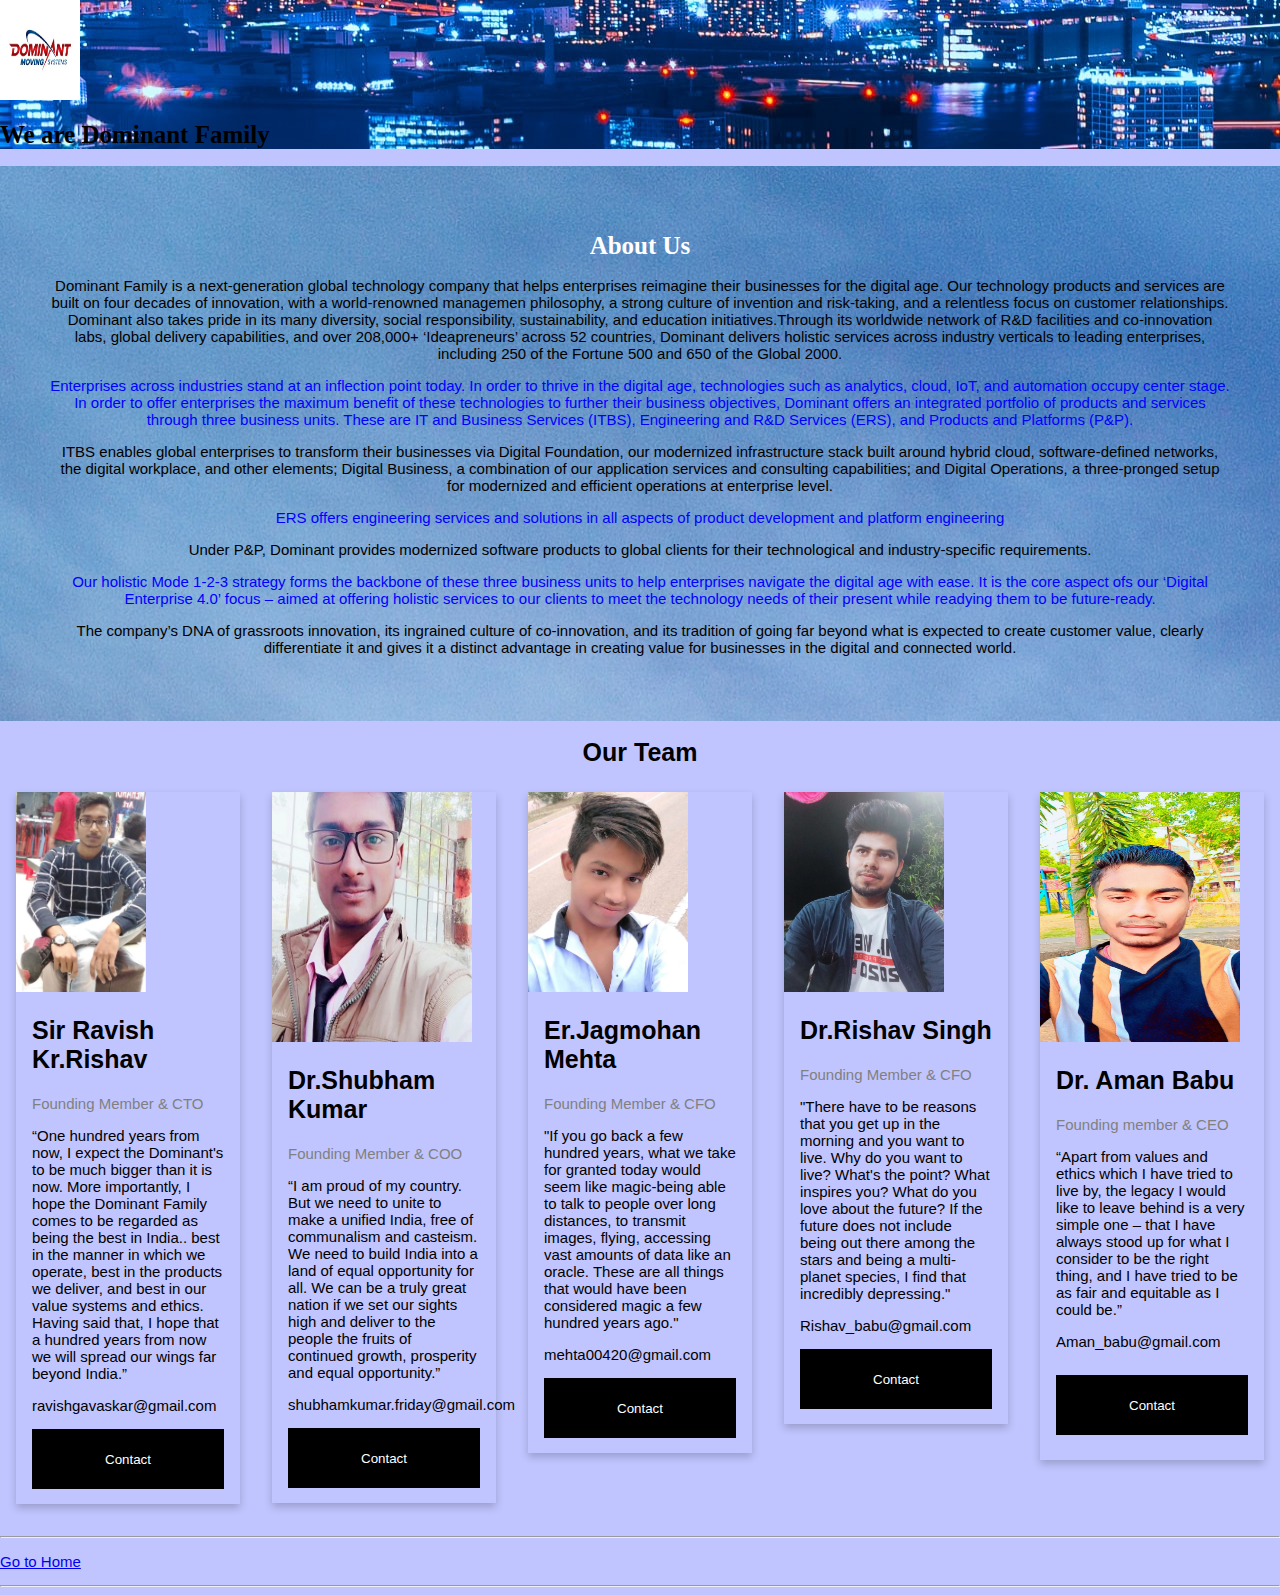
<file: about.html>
<!DOCTYPE html>
<html>
<head>
<meta name="viewport" content="width=device-width, initial-scale=1">
<style>
    h1 {
  font-size: 25px;
}
h2 {
  font-size: 25px;
}
p {
  font-size: 15px;
}

    .p1{
        font-family: cursive;
    }
body {
  font-family: Arial, Helvetica, sans-serif;
  margin: 0;
}

html {
  box-sizing: border-box;
}

*, *:before, *:after {
  box-sizing: inherit;
}

.column {
  float: left;
  width: 20%;
  margin-bottom: 16px;
  padding: 0 8px;
}

.card {
  box-shadow: 0 4px 8px 0 rgba(0, 0, 0, 0.2);
  margin: 8px;
}

.about-section {
  padding: 50px;
  text-align: center;
  background-color: #474e5d;
  color: white;
}

.container {
  padding: 0 16px;
}

.container::after, .row::after {
  content: "";
  clear: both;
  display: table;
}

.title {
  color: grey;
}

.button {
  border: blue;
  outline: 0;
  display: inline-block;
  padding: 8px;
  color: white;
  background-color: rgb(0, 0, 0);
  text-align: center;
  cursor: pointer;
  width: 100%;
  height: 60px;
}

.button:hover {
  background-color: rgb(85, 85, 85);
}

@media screen and (max-width: 500px) {
  .column {
    width: 100%;
    display: block;
  }
}
</style>
</head>
<body style="background-color:rgb(192, 197, 255);">
    <div style="background-image: url('bg3.jpg');">
        <img src="DominantLogo.jpg" height="100" width="80">
        <h1 class="p1" style="color: black;">We are Dominant Family</h1>
    
    </div>
           
    
<div class="about-section" style="background-image: url('bg4.jpg');">
  <h1 class="p1" font color  = "black">About Us</h1>
  <p style="color:black;">Dominant Family is a next-generation global technology company that helps enterprises reimagine their businesses for the digital age.
      Our technology products and services are built on four decades of innovation, with a world-renowned managemen philosophy, 
      a strong culture of invention and risk-taking, and a relentless focus on customer relationships. Dominant also takes pride in
       its many diversity, social responsibility, sustainability, and education initiatives.Through its worldwide network of R&D facilities
        and co-innovation labs, global delivery capabilities, and over 208,000+ ‘Ideapreneurs’ across 52 countries, Dominant delivers holistic
         services across industry verticals to leading enterprises, including 250 of the Fortune 500 and 650 of the Global 2000.

    </p>
  <p style="color:blue;">Enterprises across industries stand at an inflection point today. In order to thrive in the digital age, technologies such as 
      analytics, cloud, IoT, and automation occupy center stage. In order to offer enterprises the maximum benefit of these technologies
       to further their business objectives, Dominant offers an integrated portfolio of products and services through three business units. 
       These are IT and Business Services (ITBS), Engineering and R&D Services (ERS), and Products and Platforms (P&P).
    </p>

       <p style="color:black;">ITBS enables global enterprises to transform their businesses via Digital Foundation, our modernized infrastructure stack 
           built around hybrid cloud, software-defined networks, the digital workplace, and other elements; Digital Business, a combination 
           of our application services and consulting capabilities; and Digital Operations, a three-pronged setup for modernized and efficient 
           operations at enterprise level.

    </p>
    <p style="color:blue;">ERS offers engineering services and solutions in all aspects of product development and platform engineering

    </p>

    <p style="color:black">Under P&P, Dominant provides modernized software products to global clients for their technological and industry-specific requirements.

    </p>
    <p style="color:blue;">Our holistic Mode 1-2-3 strategy forms the backbone of these three business units to help enterprises navigate the digital age
         with ease. It is the core aspect ofs our ‘Digital Enterprise 4.0’ focus – aimed at offering holistic services to our clients 
         to meet the technology needs of their present while readying them to be future-ready.
        </p>
        <p style="color:black;">The company’s DNA of grassroots innovation, its ingrained culture of co-innovation, and its tradition of going far beyond 
            what is expected to create customer value, clearly differentiate it and gives it a distinct advantage in creating value
             for businesses in the digital and connected world.

        </p>
</div>

<h1 style="text-align:center">Our Team</h1>
<div class="row">
  <div class="column">
    <div class="card">
      <img src="Ravish.jpeg" alt="Ravish" height="200">
      <div class="container">
        <h2>Sir Ravish Kr.Rishav</h2>
        <p class="title">Founding Member & CTO</p>
        <p>“One hundred years from now, I expect the Dominant's to be much bigger
             than it is now. More importantly, I hope the Dominant Family comes to be regarded 
             as being the best in India.. best in the manner in which we operate, best 
             in the products we deliver, and best in our value systems and ethics. 
             Having said that, I hope that a hundred years from now we will spread our wings far beyond India.”
        </p>
        <p>ravishgavaskar@gmail.com</p>
        <p><button class="button">Contact</button></p>
      </div>
    </div>
  </div>

  <div class="column">
    <div class="card">
      <img src="Shubham.jpeg" alt="Shubham" height="250" width="200">
      <div class="container">
        <h2>Dr.Shubham Kumar</h2>
        <p class="title">Founding Member & COO</p>
        <p>“I am proud of my country. But we need to unite to make a unified India, 
            free of communalism and casteism. We need to build India into a land of
             equal opportunity for all. We can be a truly great nation if we set our
              sights high and deliver to the people the fruits of continued growth,
               prosperity and equal opportunity.”
        </p>
        <p>shubhamkumar.friday@gmail.com</p>
        <p><button class="button">Contact</button></p>
      </div>
    </div>
  </div>
  <div class="column">
    <div class="card">
      <img src="Jagmohan.jpg" alt="Jagmohan" height="200" >
      <div class="container">
        <h2>Er.Jagmohan Mehta</h2>
        <p class="title">Founding Member & CFO</p>
        <p>"If you go back a few hundred years, what we take for granted today would
             seem like magic-being able to talk to people over long distances, to transmit
              images, flying, accessing vast amounts of data like an oracle. These are all 
              things that would have been considered magic a few hundred years ago."
            </p>
        <p>mehta00420@gmail.com</p>
        <p><button class="button">Contact</button></p>
      </div>
    </div>
  </div>
  <div class="column">
    <div class="card">
      <img src="Rishav.jpeg" alt="Rishav" height="200">
      <div class="container">
        <h2>Dr.Rishav Singh</h2>
        <p class="title">Founding Member & CFO</p>
        <p>"There have to be reasons that you get up in the morning and you want to live.
             Why do you want to live? What's the point? What inspires you? What do you love
              about the future? If the future does not include being out there among the
               stars and being a multi-planet species, I find that incredibly depressing."
            </p>
        <p>Rishav_babu@gmail.com</p>
        <p><button class="button">Contact</button></p>
      </div>
    </div>
  </div>
  
  <div class="column">
    <div class="card">
      <img src="Aman.jpg" alt="Aman" height="250" width="200">
      <div class="container">
        <h2>Dr. Aman Babu</h2>
        <p class="title">Founding member & CEO</p>
        <p> “Apart from values and ethics which I have tried to live by, the legacy
             I would like to leave behind is a very simple one – that I have always
              stood up for what I consider to be the right thing, and I have tried 
              to be as fair and equitable as I could be.”

        </p>
        <p>Aman_babu@gmail.com</p>
        <p style="font-size:25px;"><button class="button">Contact</button></p>
      </div>
    </div>
  </div>
</div>
<hr>
<p><a href="index.html" a>Go to Home</a></p>
<hr>
</body>
</html>
</file>
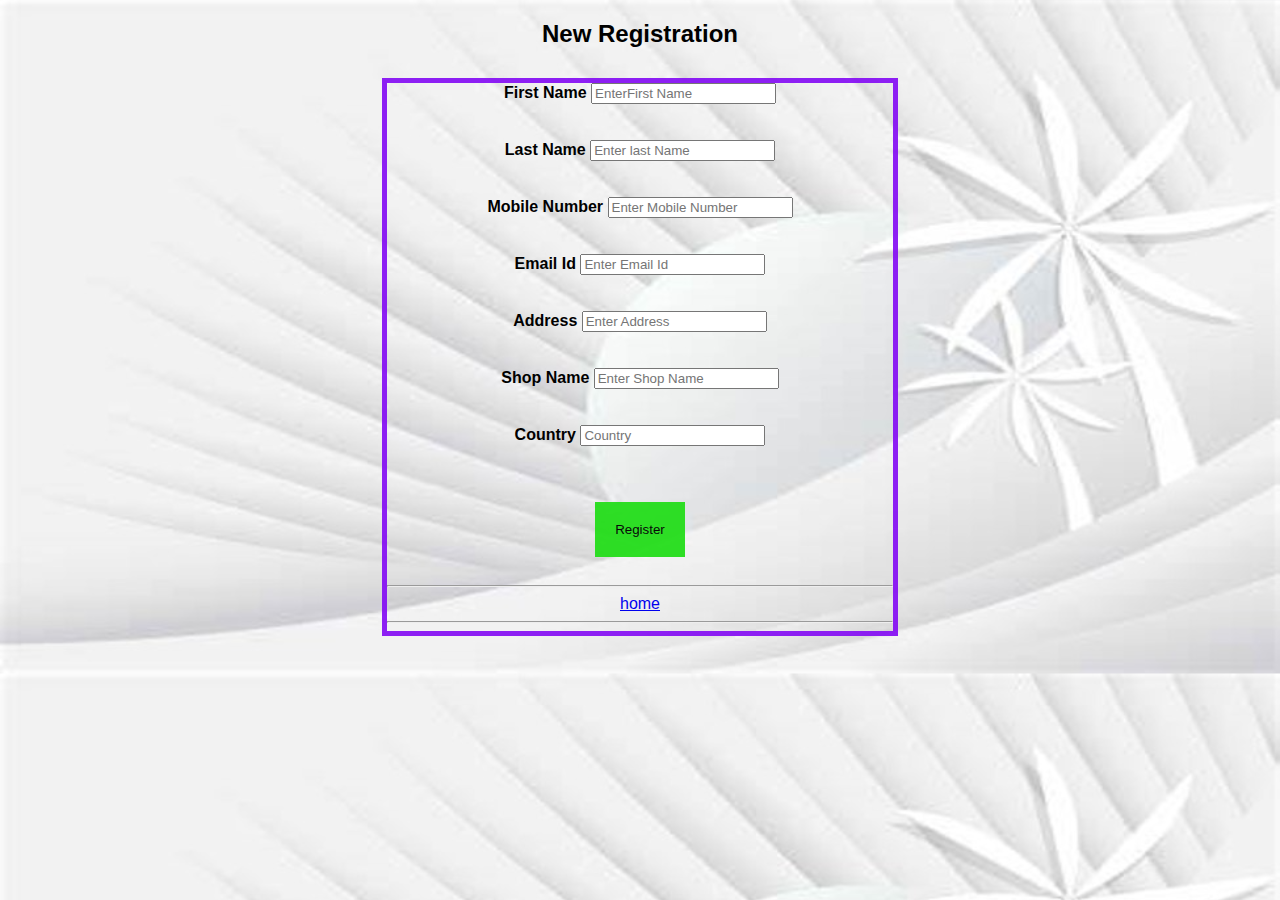
<file: accountcreation.html>
<!DOCTYPE html>

<html lang="en">

<head>

    <meta charset="UTF-8">

    <meta http-equiv="X-UA-Compatible" content="IE=edge">

    <meta name="viewport" content="width=device-width, initial-scale=1.0">

    <title>Document</title>

    <style>

    body{

        font-family:Arial, Arial, Helvetica, sans-serif ;

         background-image:url(bg6.png);

         background-size:cover ;

     }

     form{border: 5px, solid #6939ebec;

   input[type=text];input[type=text];

        width:40%;

       padding :12x 50x;

       margin: 10px;

       display: inline-block;

       border: 5px solid rgba(131, 11, 243, 0.913);

   }

   button{

       background-color:#1edc14ec;

       color:rgb(8, 9, 9);

       padding: 20px 20px;

       margin: 20px 0;

       border: none;

       cursor: pointer;

       width:100;

   }




    </style>

</head>

<body align ="Center">

    <h2>New Registration</h2>

    <form >

        <div class="container"><lable for="Fname"><b>First Name</b></lable>

            <input type ="text" placeholder="EnterFirst Name" name="uname" required>

            <br>

            <br>

            <br>

            <lable ><b>Last Name</b></lable>

            <input type="text" placeholder="Enter last Name" name="lname"required ><br><br><br>

        <label for="mob no"><b>Mobile Number</b></label>

        <input type="mobile number" placeholder="Enter Mobile Number" name="mob no"required><br><br><br>

        <label for="Email "><b>Email Id </b></label>

        <input type="text" placeholder="Enter Email Id" name="psw"required><br><br><br>

        <label for="address"><b>Address</b></label>

        <input type="text" placeholder="Enter Address" name="psw"required><br><br><br>

        <label for="shop"> <b>Shop Name</b></label>

        <input type="text" placeholder="Enter Shop Name " name="psw"required><br><br><br>

        <lable for="country"><b>Country</b> </lable>

        <input type="country" placeholder="Country" name="country" required><br><br><br>

        <button type="submit">Register</button>

    </form>

    <hr>
    <a  href="index.html">home</a>
    <hr>

 

</body>

</html>
</file>
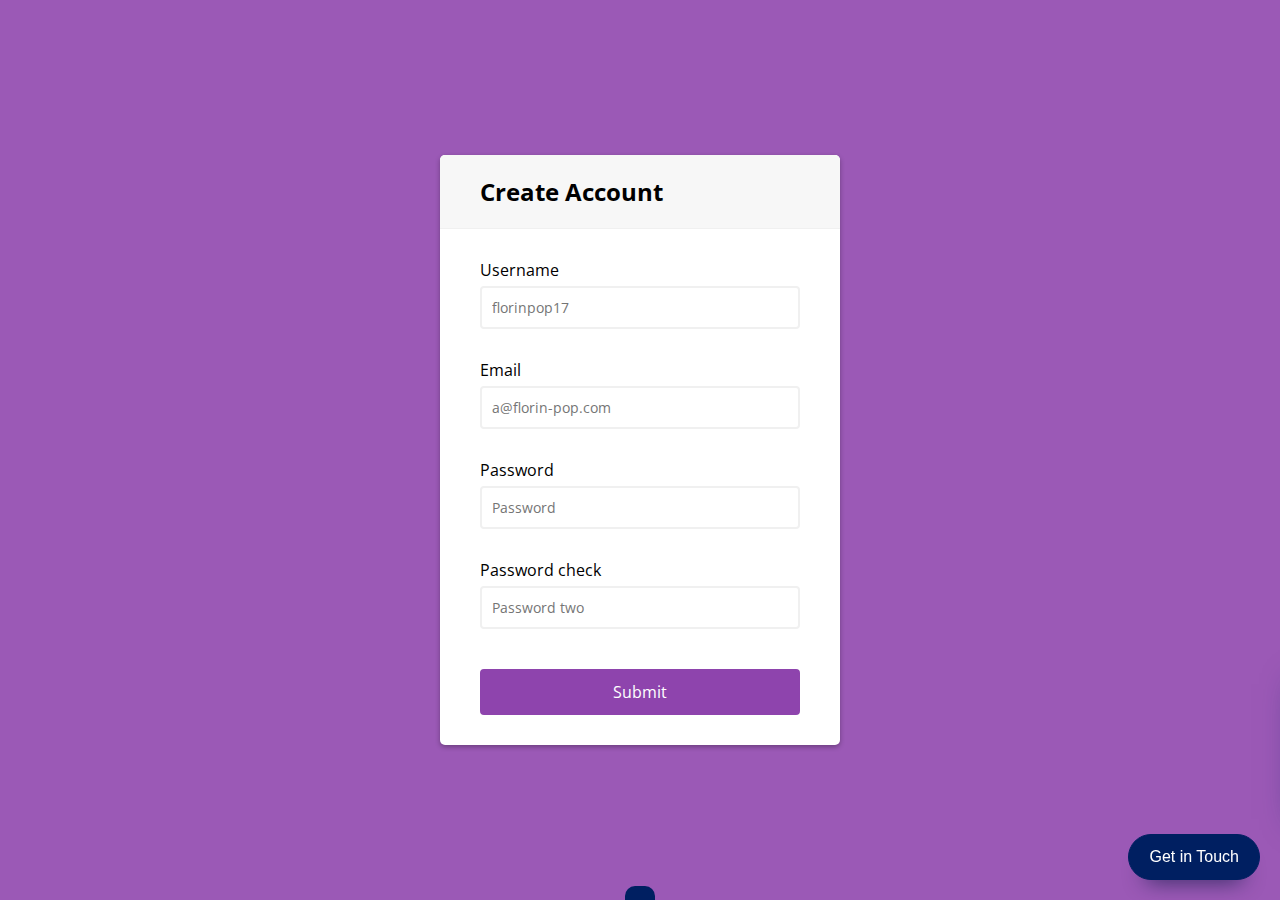
<file: createacco.html>
<!DOCTYPE html>
<html lang="en">
<head>
    <meta charset="UTF-8">
    <meta http-equiv="X-UA-Compatible" content="IE=edge">
    <meta name="viewport" content="width=device-width, initial-scale=1.0">
    <link rel="stylesheet" href="form2.css">
    <title>Document</title>
</head>
<body>
    
    <div class="container">
        <div class="header">
            <h2>Create Account</h2>
        </div>
        <form id="form" class="form">
            <div class="form-control">
                <label for="username">Username</label>
                <input type="text" placeholder="florinpop17" id="username" />
                <i class="fas fa-check-circle"></i>
                <i class="fas fa-exclamation-circle"></i>
                <small>Error message</small>
            </div>
            <div class="form-control">
                <label for="username">Email</label>
                <input type="email" placeholder="a@florin-pop.com" id="email" />
                <i class="fas fa-check-circle"></i>
                <i class="fas fa-exclamation-circle"></i>
                <small>Error message</small>
            </div>
            <div class="form-control">
                <label for="username">Password</label>
                <input type="password" placeholder="Password" id="password"/>
                <i class="fas fa-check-circle"></i>
                <i class="fas fa-exclamation-circle"></i>
                <small>Error message</small>
            </div>
            <div class="form-control">
                <label for="username">Password check</label>
                <input type="password" placeholder="Password two" id="password2"/>
                <i class="fas fa-check-circle"></i>
                <i class="fas fa-exclamation-circle"></i>
                <small>Error message</small>
            </div>
            <button > Submit</button>
        </form>
    </div>
    
    
    <!-- SOCIAL PANEL HTML -->
    <div class="social-panel-container">
        <div class="social-panel">
            <p>Created with <i class="fa fa-heart"></i> by
                <a target="_blank" href="https://florin-pop.com">Florin Pop</a></p>
            <button class="close-btn"><i class="fas fa-times"></i></button>
            <h4>Get in touch on</h4>
            <ul>
                <li>
                    <a href="https://www.patreon.com/florinpop17" target="_blank">
                        <i class="fab fa-discord"></i>
                    </a>
                </li>
                <li>
                    <a href="https://twitter.com/florinpop1705" target="_blank">
                        <i class="fab fa-twitter"></i>
                    </a>
                </li>
                <li>
                    <a href="https://linkedin.com/in/florinpop17" target="_blank">
                        <i class="fab fa-linkedin"></i>
                    </a>
                </li>
                <li>
                    <a href="https://facebook.com/florinpop17" target="_blank">
                        <i class="fab fa-facebook"></i>
                    </a>
                </li>
                <li>
                    <a href="https://instagram.com/florinpop17" target="_blank">
                        <i class="fab fa-instagram"></i>
                    </a>
                </li>
            </ul>
        </div>
    </div>
    <button class="floating-btn">
        Get in Touch
    </button>
    
    <div class="floating-text">
     <a href="https://florin-pop.com/blog/2019/09/100-days-100-projects" target="_blank"></a>
    </div>

    <script src="form2.js"></script>
</body>
</html>
</file>
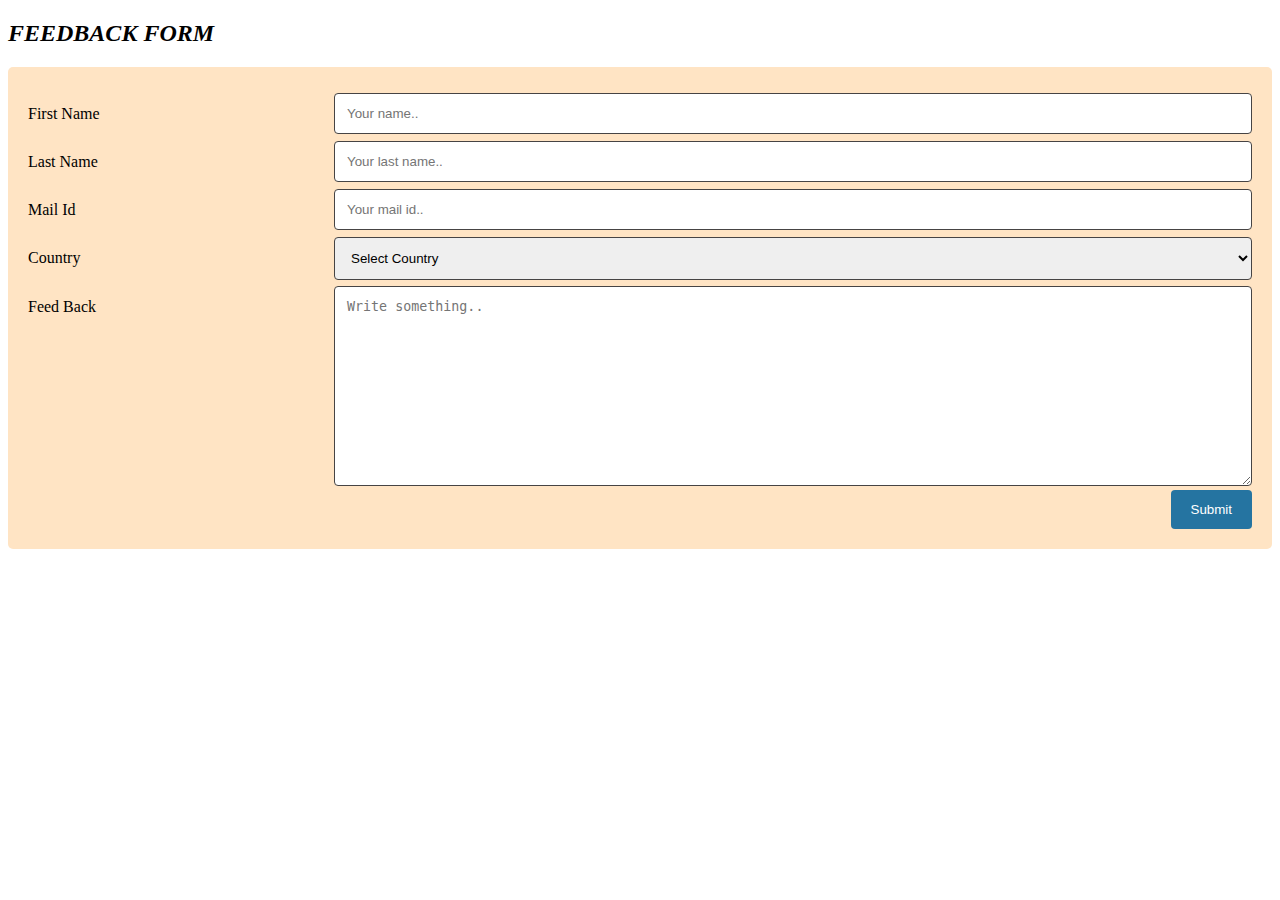
<file: feedback.html>
<!DOCTYPE html>    
<html>    
<head>    
<meta name="viewport" content="width=device-width, initial-scale=1">    
<style>    
* {    
  box-sizing: border-box;    
}    
    
input[type=text], select, textarea {    
  width: 100%;    
  padding: 12px;    
  border: 1px solid rgb(70, 68, 68);    
  border-radius: 4px;    
  resize: vertical;    
}    
input[type=email], select, textarea {    
  width: 100%;    
  padding: 12px;    
  border: 1px solid rgb(70, 68, 68);    
  border-radius: 4px;    
  resize: vertical;    
}    
    
label {    
  padding: 12px 12px 12px 0;    
  display: inline-block;    
}    
    
input[type=submit] {    
  background-color: rgb(37, 116, 161);    
  color: white;    
  padding: 12px 20px;    
  border: none;    
  border-radius: 4px;    
  cursor: pointer;    
  float: right;    
}    
    
input[type=submit]:hover {    
  background-color: #45a049;    
}    
    
.container {    
  border-radius: 5px;    
  background-color: bisque;    
  padding: 20px;    
}    
    
.col-25 {    
  float: left;    
  width: 25%;    
  margin-top: 6px;    
}    
    
.col-75 {    
  float: left;    
  width: 75%;    
  margin-top: 6px;    
}    
    
/* Clear floats after the columns */    
.row:after {    
  content: "";    
  display: table;    
  clear: both;    
}    
    
/* Responsive layout - when the screen is less than 600px wide, make the two columns stack on top of each other instead of next to each other */    
</style>    
</head>    
<body>    
<h2> <i>FEEDBACK FORM</i></h2>    
<div class="container">    
  <form>    
    <div class="row">    
      <div class="col-25">    
        <label for="fname">First Name</label>    
      </div>    
      <div class="col-75">    
        <input type="text" id="fname" name="firstname" placeholder="Your name..">    
      </div>    
    </div>    
    <div class="row">    
      <div class="col-25">    
        <label for="lname">Last Name</label>    
      </div>    
      <div class="col-75">    
        <input type="text" id="lname" name="lastname" placeholder="Your last name..">    
      </div>    
    </div>    
    <div class="row">    
        <div class="col-25">    
          <label for="email">Mail Id</label>    
        </div>    
        <div class="col-75">    
          <input type="email" id="email" name="mailid" placeholder="Your mail id..">    
        </div>    
      </div>    
    <div class="row">    
      <div class="col-25">    
        <label for="country">Country</label>    
      </div>    
      <div class="col-75">    
        <select id="country" name="country">    
            <option value="none">Select Country</option>    
          <option value="australia">Australia</option>    
          <option value="canada">Canada</option>    
          <option value="usa">USA</option>    
          <option value="russia">Russia</option>    
          <option value="japan">Japan</option>    
          <option value="india">India</option>    
          <option value="china">China</option>    
        </select>    
      </div>    
    </div>    
    <div class="row">    
      <div class="col-25">    
        <label for="feed_back">Feed Back</label>    
      </div>    
      <div class="col-75">    
        <textarea id="subject" name="subject" placeholder="Write something.." style="height:200px"></textarea>    
      </div>    
    </div>    
    <div class="row">    
      <input type="submit" value="Submit">    
    </div>    
  </form>    
</div>    
    
</body>    
</html>
</file>
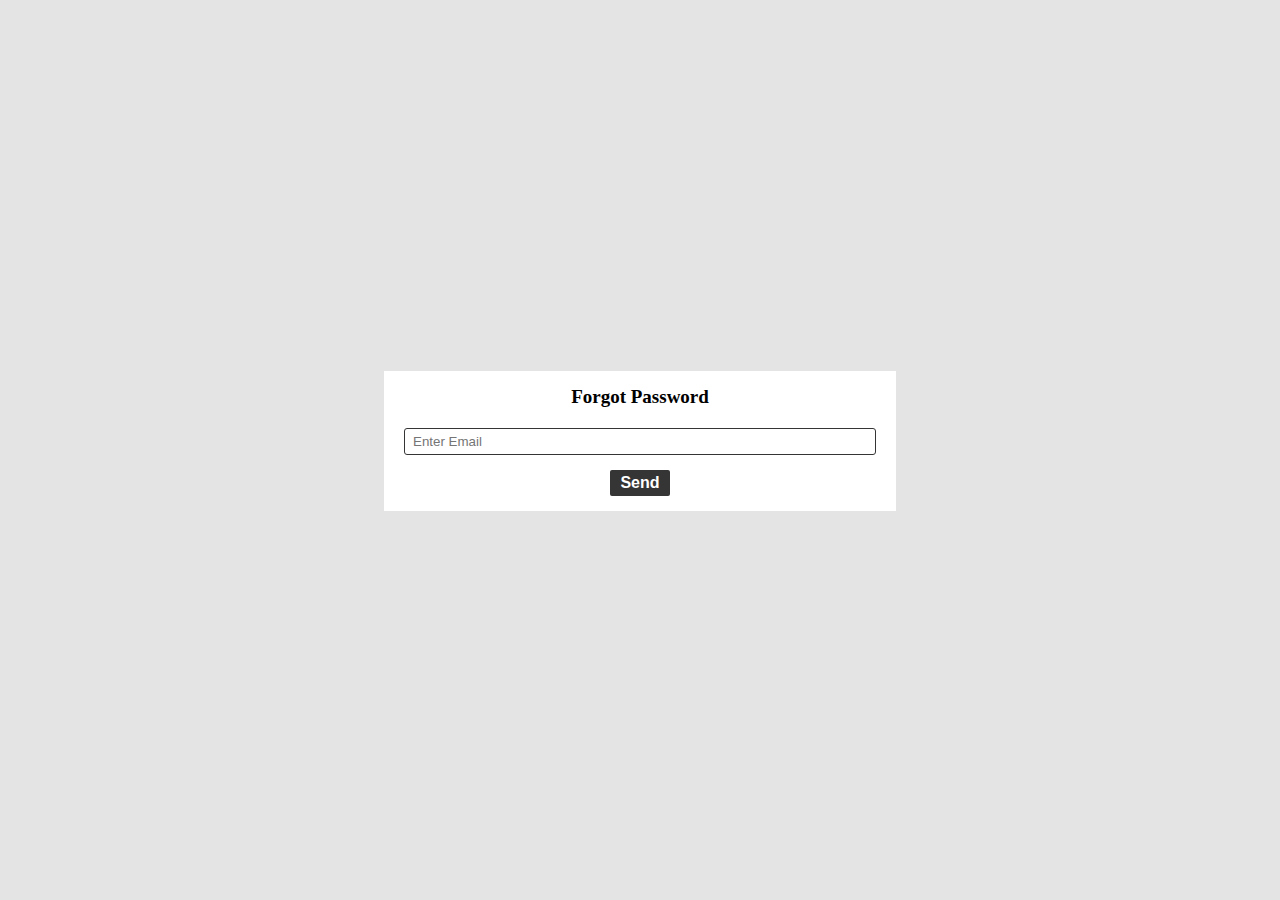
<file: forgotpass.html>
<!DOCTYPE html>
<html lang="en">
<head>
	<meta charset="UTF-8">
	<meta http-equiv="X-UA-Compatible" content="IE=edge">
    <meta name="viewport" content="width=device-width, initial-scale=1">
	<title>  </title>
   
    <style>
        * {
    margin: 0px;
    padding: 0px;
    box-sizing: border-box;
}

body {
    background: #e4e4e4;
}

.form-container {
    display: flex;
    height: 98vh;
    width: 100%;
    justify-content: center;
    align-items: center;
}

.form-container .form-wrap {
    background: #fff;
    width: 40%;
    padding: 15px 20px;
}

.form-container .form-wrap h2 {
    text-align: center;
    margin: 0px 0px 20px;
    font-size: 19px;
}

.form-container .form-wrap .form-box {
    margin: 0px 0px 15px;
}

.form-container .form-wrap .form-box input[type="text"]{
    padding: 5px 8px;
    border-radius: 3px;
    border: 1px solid #353535;
    width: 100%;
}

.form-container .form-wrap .form-submit {
    display: flex;
    justify-content: center;
}


.form-container .form-wrap .form-submit input[type="submit"] {
    padding: 4px 10px;
    border: none;
    border-radius: 2px;
    background: #353535;
    color: #fff;
    font-weight: 800;
    cursor: pointer;
    font-size: 16px;
}
    </style>

</head>	
<body>

<div class="form-container">
    <form action="#" method="POST" class="form-wrap">
        <h2>Forgot Password</h2>
        <div class="form-box">
            <input type="text" placeholder="Enter Email" />
        </div>
        <div class="form-submit">
            <input type="submit" value="Send" />
        </div>
    </form>
</div>

</body>
</html>
</file>
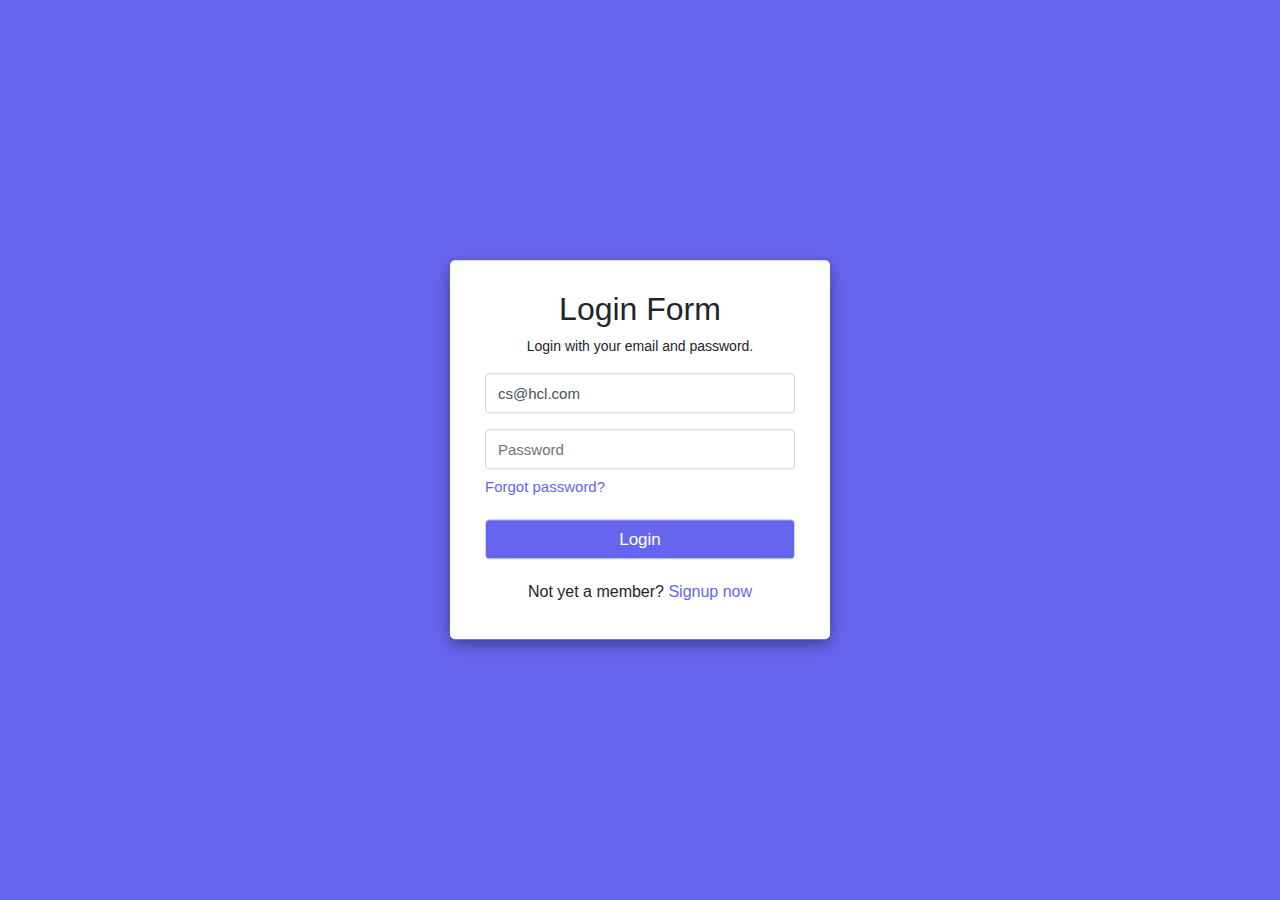
<file: loginform.html>
<!DOCTYPE html>
<html lang="en">
<head>
    <meta charset="UTF-8">
    <title>Login Form</title>
    <link rel="stylesheet" href="https://stackpath.bootstrapcdn.com/bootstrap/4.5.2/css/bootstrap.min.css">
    <link rel="stylesheet" href="form3.css">
</head>
<body>
    <div class="container">
        <div class="row">
            <div class="col-md-4 offset-md-4 form login-form">
                <form action="login-user.php" method="POST" autocomplete="">
                    <h2 class="text-center">Login Form</h2>
                    <p class="text-center">Login with your email and password.</p>
                   
                    <div class="form-group">
                        <input class="form-control" type="email" name="email" placeholder="Email Address" required value="cs@hcl.com">
                    </div>
                    <div class="form-group">
                        <input class="form-control" type="password" name="password" placeholder="Password" required>
                    </div>
                    <div class="link forget-pass text-left"><a href="forgot-password.php">Forgot password?</a></div>
                    <div class="form-group">
                        <input class="form-control button" type="submit" name="login" value="Login">
                    </div>
                    <div class="link login-link text-center">Not yet a member? <a href="createacco.html">Signup now</a></div>
                </form>
            </div>
        </div>
    </div>
    
</body>
</html>
</file>
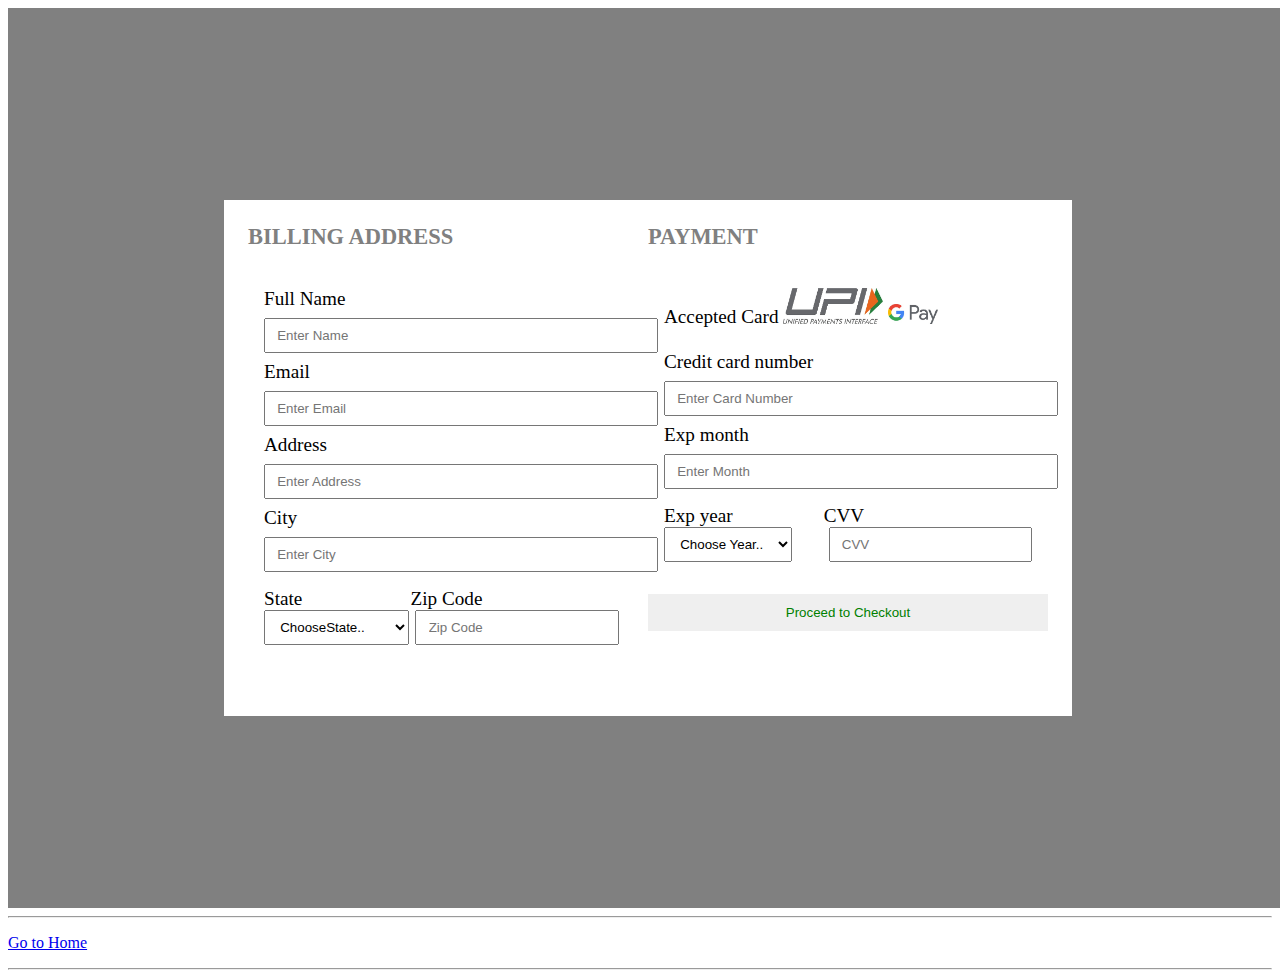
<file: pay.html>
<!DOCTYPE html>
<html>
<head>
<meta charset="ISO-8859-1">
<title>Online Payment</title>
<link rel = "stylesheet" href = "payka.css">
</head>
<body>
	<header>
	<div class = "container">
		<div class="left">
			<h3>BILLING ADDRESS</h3>
			<form>
				Full Name 
				 <input type="text" placeholder="Enter Name">
				 Email
				<input type="text" placeholder="Enter Email"> 
				Address
					 <input type="text" placeholder="Enter Address">  
					 City
					<input type="text" placeholder="Enter City">
				<div id ="zip">
					<label>
					State
					<select>
								<option>ChooseState..</option>
							<option>Rajesthan</option>
							<option>Mumbai</option>
							<option>Chennai</option>
							<option>Madhya Pradesh</option>
							<option>Uthar Pradesh</option>
							</select>
							</label>
							<label>
							Zip Code
							
							<input type="number" name= "" placeholder ="Zip Code" >
							</label>
				</div>
			</form>
		</div>
		<div class= "right">
		<h3>PAYMENT</h3>
		
		<form>
				
				 Accepted Card
				<img src ="upi].jpeg" width="100">
				<img src ="gpay.jpeg" width="50">
				<br><br>
				Credit card number
					 <input type="text" placeholder="Enter Card Number"><br>  
					 Exp month
					<input type="text" placeholder="Enter Month">
				<div id ="zip">
					<label>
					Exp year
					<select>
								<option>Choose Year..</option>
							<option>2022</option>
							<option>2023</option>
							<option>2024</option>
							<option>2025</option>
							<option>2026</option>
							</select>
							</label>
							<label>
							CVV
							
							<input type="number" name= "" placeholder ="CVV" >
							</label>
				</div>
			</form>
			<input type = "submit" name ="" value="Proceed to Checkout">
		
		</div>
		</div>
	</header>
    <hr>
<p><a href="index.html" a>Go to Home</a></p>
<hr>
</body>
</html>
</file>
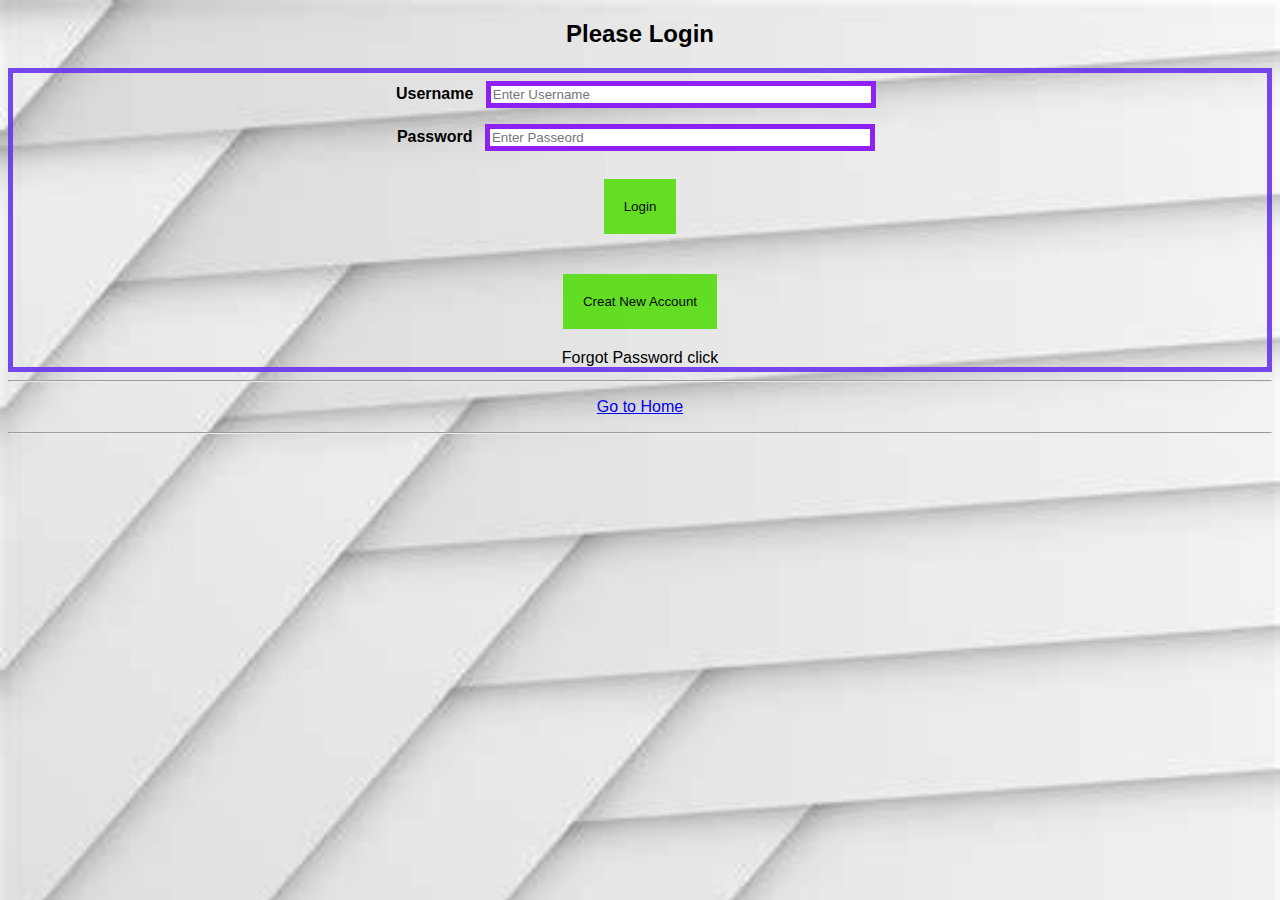
<file: sign.html>
<!DOCTYPE html>

<html lang="en">

<head>

    <meta charset="UTF-8">

    <meta http-equiv="X-UA-Compatible" content="IE=edge">

    <meta name="viewport" content="width=device-width, initial-scale=1.0">

    <title>Document</title>

<style>

   body{

       font-family:Arial, Arial, Helvetica, sans-serif ;

        background-image:url(bg5.jpg);

        background-size:cover ;

    }

 

   form{border: 5px, solid #6939ebec;}

   input[type=text], input[type=password]

   {

       width:30%;

       padding :12x 50x;

       margin: 8px;

       display: inline-block;

       border: 5px solid rgba(131, 11, 243, 0.913);

   }

   button{

       background-color:#57dc14ec;

       color:rgb(8, 8, 9);

       padding: 20px 20px;

       margin: 20px 0;

       border: none;

       cursor: pointer;

       width:100;

   }

</style>

</head>

<body  align ="center">

    <h2>Please Login</h2>

    <form >

        <div class="container"><lable for="uname"><b>Username</b></lable>

        <input type ="text" placeholder="Enter Username" name="uname" required>

        <br>

    <label for="psw"><b>Password</b></label>

    <input type="Password" placeholder="Enter Passeord" name="psw"required>

    <br>

    <button type="submit">Login</button>

    <br>

    <button type="url"  onclick="window.location.href='accountcreation.html';">Creat New Account</button>

    <br>

    <link>Forgot Password <switch>click</switch>

    </div>

    </form>

    <hr>
<p><a href="index.html" a>Go to Home</a></p>
<hr>

</body>

</html>
</file>
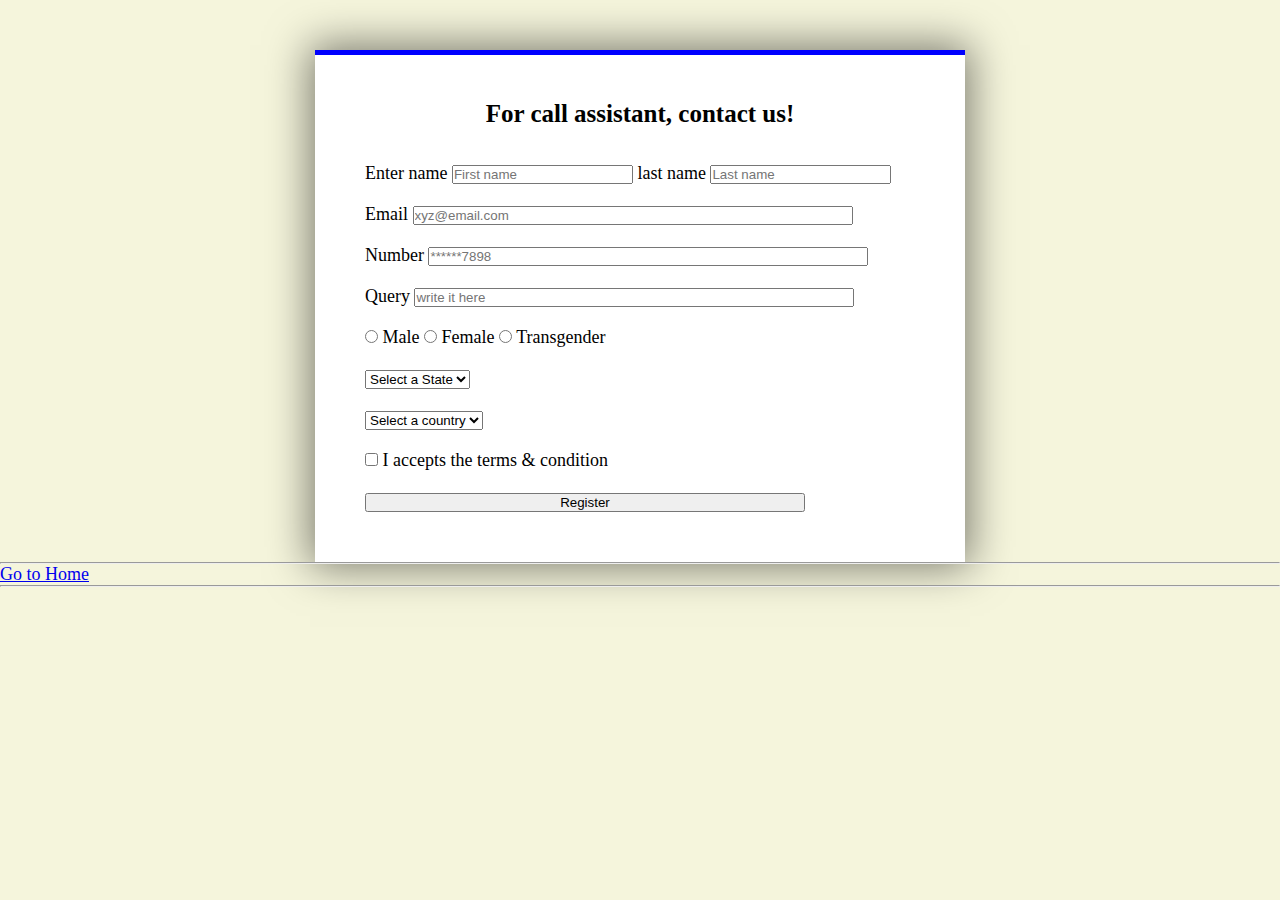
<file: surveybyshubh.html>
<!DOCTYPE html>
<html lang="en">
<head>
    <meta charset="UTF-8">
    <meta http-equiv="X-UA-Compatible" content="IE=edge">
    <meta name="viewport" content="width=device-width, initial-scale=1.0">
    <title>Survey about our comapny</title>
    <link rel="stylesheet" href="surveybyshubh.css">
</head>

<body>
    <div class="name ">
        <h2>For call assistant, contact us!</h2>
        <form action="">
            <div class="takinginput">
                
                   Enter name <input type="text" placeholder="First name" class="firstname">     last name <input type="text" placeholder="Last name" class="lastname">
                
            </div>
           
            <div class="takinginput">
               
                  Email <input type="text" placeholder="xyz@email.com" class="email">    
               
           </div>
   
           <div class="takinginput">
               
                  Number <input type="text" placeholder="******7898" class="email">    
               
           </div>
   
           <div class="takinginput">
               
                  Query  <input type="text" placeholder="write it here" class="email">    
              
           </div>
   
           <div class="takinginput">
               <input type="radio" class="radiobutton" name="r">
               <label >Male</label>
   
               <input type="radio" class="radiobutton" name="r">
               <label >Female</label>
   
               <input type="radio" class="radiobutton" name="r">
               <label >Transgender</label>
           </div>
   
           <div class="takinginput">
               <select>
                   <option > Select a State</option>
                   <option > Bihar</option>
                   <option > Jharkhand</option>
                   <option > Uttar pradesh</option>
                   <option > J & K</option>
                   <option > Kerla</option>
                   <option > West Bengal</option>
                   <option >Karnataka</option>
   
               </select>
           </div>
   
           <div class="takinginput">
               <select>
                   <option  class="button"> Select a country</option> 
                   <option > India</option>
                   <option > Sri lanka</option>
                   <option > Singapore</option>
                   <option > USA</option>
                   <option > Egypt</option>
                   <option > Afganistan</option>
                   <option >Spain</option>
                   <option > Ukraine</option>
                   <option > Russia</option>
   
               </select>
           </div>
   
           <div class="takinginput">
               <input type="checkbox" >
               <label for="" >I accepts the terms & condition</label>
           </div>
   
           <div class="takinginput">
               <input type="submit" value="Register" class="button">
           </div>
        </form>
    </div>
    <hr>
<p><a href="index.html" a>Go to Home</a></p>
<hr>
</body>
</html>
</file>
<file: form2.css>
@import url('https://fonts.googleapis.com/css?family=Muli&display=swap');
@import url('https://fonts.googleapis.com/css?family=Open+Sans:400,500&display=swap');

* {
	box-sizing: border-box;
}

body {
	background-color: #9b59b6;
	font-family: 'Open Sans', sans-serif;
	display: flex;
	align-items: center;
	justify-content: center;
	min-height: 100vh;
	margin: 0;
}

.container {
	background-color: #fff;
	border-radius: 5px;
	box-shadow: 0 2px 5px rgba(0, 0, 0, 0.3);
	overflow: hidden;
	width: 400px;
	max-width: 100%;
}

.header {
	border-bottom: 1px solid #f0f0f0;
	background-color: #f7f7f7;
	padding: 20px 40px;
}

.header h2 {
	margin: 0;
}

.form {
	padding: 30px 40px;	
}

.form-control {
	margin-bottom: 10px;
	padding-bottom: 20px;
	position: relative;
}

.form-control label {
	display: inline-block;
	margin-bottom: 5px;
}

.form-control input {
	border: 2px solid #f0f0f0;
	border-radius: 4px;
	display: block;
	font-family: inherit;
	font-size: 14px;
	padding: 10px;
	width: 100%;
}

.form-control input:focus {
	outline: 0;
	border-color: #777;
}

.form-control.success input {
	border-color: #2ecc71;
}

.form-control.error input {
	border-color: #e74c3c;
}

.form-control i {
	visibility: hidden;
	position: absolute;
	top: 40px;
	right: 10px;
}

.form-control.success i.fa-check-circle {
	color: #2ecc71;
	visibility: visible;
}

.form-control.error i.fa-exclamation-circle {
	color: #e74c3c;
	visibility: visible;
}

.form-control small {
	color: #e74c3c;
	position: absolute;
	bottom: 0;
	left: 0;
	visibility: hidden;
}

.form-control.error small {
	visibility: visible;
}

.form button {
	background-color: #8e44ad;
	border: 2px solid #8e44ad;
	border-radius: 4px;
	color: #fff;
	display: block;
	font-family: inherit;
	font-size: 16px;
	padding: 10px;
	margin-top: 20px;
	width: 100%;
}









/* SOCIAL PANEL CSS */
.social-panel-container {
	position: fixed;
	right: 0;
	bottom: 80px;
	transform: translateX(100%);
	transition: transform 0.4s ease-in-out;
}

.social-panel-container.visible {
	transform: translateX(-10px);
}

.social-panel {	
	background-color: #fff;
	border-radius: 16px;
	box-shadow: 0 16px 31px -17px rgba(0,31,97,0.6);
	border: 5px solid #001F61;
	display: flex;
	flex-direction: column;
	justify-content: center;
	align-items: center;
	font-family: 'Muli';
	position: relative;
	height: 169px;	
	width: 370px;
	max-width: calc(100% - 10px);
}

.social-panel button.close-btn {
	border: 0;
	color: #97A5CE;
	cursor: pointer;
	font-size: 20px;
	position: absolute;
	top: 5px;
	right: 5px;
}

.social-panel button.close-btn:focus {
	outline: none;
}

.social-panel p {
	background-color: #001F61;
	border-radius: 0 0 10px 10px;
	color: #fff;
	font-size: 14px;
	line-height: 18px;
	padding: 2px 17px 6px;
	position: absolute;
	top: 0;
	left: 50%;
	margin: 0;
	transform: translateX(-50%);
	text-align: center;
	width: 235px;
}

.social-panel p i {
	margin: 0 5px;
}

.social-panel p a {
	color: #FF7500;
	text-decoration: none;
}

.social-panel h4 {
	margin: 20px 0;
	color: #97A5CE;	
	font-family: 'Muli';	
	font-size: 14px;	
	line-height: 18px;
	text-transform: uppercase;
}

.social-panel ul {
	display: flex;
	list-style-type: none;
	padding: 0;
	margin: 0;
}

.social-panel ul li {
	margin: 0 10px;
}

.social-panel ul li a {
	border: 1px solid #DCE1F2;
	border-radius: 50%;
	color: #001F61;
	font-size: 20px;
	display: flex;
	justify-content: center;
	align-items: center;
	height: 50px;
	width: 50px;
	text-decoration: none;
}

.social-panel ul li a:hover {
	border-color: #FF6A00;
	box-shadow: 0 9px 12px -9px #FF6A00;
}

.floating-btn {
	border-radius: 26.5px;
	background-color: #001F61;
	border: 1px solid #001F61;
	box-shadow: 0 16px 22px -17px #03153B;
	color: #fff;
	cursor: pointer;
	font-size: 16px;
	line-height: 20px;
	padding: 12px 20px;
	position: fixed;
	bottom: 20px;
	right: 20px;
	z-index: 999;
}

.floating-btn:hover {
	background-color: #ffffff;
	color: #001F61;
}

.floating-btn:focus {
	outline: none;
}

.floating-text {
	background-color: #001F61;
	border-radius: 10px 10px 0 0;
	color: #fff;
	font-family: 'Muli';
	padding: 7px 15px;
	position: fixed;
	bottom: 0;
	left: 50%;
	transform: translateX(-50%);
	text-align: center;
	z-index: 998;
}

.floating-text a {
	color: #FF7500;
	text-decoration: none;
}

@media screen and (max-width: 480px) {

	.social-panel-container.visible {
		transform: translateX(0px);
	}
	
	.floating-btn {
		right: 10px;
	}
}
</file>
<file: form3.css>
@charset "ISO-8859-1";

	html,body{
    background: #6665ee;
    font-family: 'Poppins', sans-serif;
}
::selection{
    color: #fff;
    background: #6665ee;
}
.container{
    position: absolute;
    top: 50%;
    left: 50%;
    transform: translate(-50%, -50%);
}
.container .form{
    background: #fff;
    padding: 30px 35px;
    border-radius: 5px;
    box-shadow: 0 4px 8px 0 rgba(0, 0, 0, 0.2), 0 6px 20px 0 rgba(0, 0, 0, 0.19);
}
.container .form form .form-control{
    height: 40px;
    font-size: 15px;
}
.container .form form .forget-pass{
    margin: -15px 0 15px 0;
}
.container .form form .forget-pass a{
   font-size: 15px;
}
.container .form form .button{
    background: #6665ee;
    color: #fff;
    font-size: 17px;
    font-weight: 500;
    transition: all 0.3s ease;
}
.container .form form .button:hover{
    background: #5757d1;
}
.container .form form .link{
    padding: 5px 0;
}
.container .form form .link a{
    color: #6665ee;
}
.container .login-form form p{
    font-size: 14px;
}
.container .row .alert{
    font-size: 14px;
}
</file>
<file: payka.css>
@charset "ISO-8859-1";
header{
	width: 100vw;
	min-height: 100vh;
	background: gray;
	font-size: 1.2rem;
	display: flex;
	justify-content: center;
	align-items: center;

	}
.container{
	background:white ;
	max-width: 800px;
	min-height: 500px;
	display: flex;
	justify-content: space-between;
	align-items: flex-start;
	padding: 0.5rem 1.5rem;
}

.left {
	flex-basis: 50%
}

.right {
	flex-basis: 50%
}
form{padding: 1rem;}

h3 {
	margin-top: 1rem;
	color: gray;
}

form input[type="text"] {
	width: 100%;
	padding: 0.5rem 0.7rem;
	margin: 0.5rem 0;
	outline: none;
}

#zip{
	display : flex;
	margin-top: 0.5rem;
}
#zip select{
	padding: 0.5rem 0.7rem;
	}
#zip input[type="number"]	{
	
	padding: 0.5rem 0.7rem;
	margin-left: 5px;
}

 input[type="submit"]{
	width:100%;
	padding :0.7rem 1.5rem;
	backgroung: gray;
	color: green;
	border: none;
	outline: none;
	margin-top: 1rem;
	cursor:pointer;
}

	input[type="submit"]:hover{
	background: red;
	}
</file>
<file: surveybyshubh.css>
*
{
    margin: 0;
    padding: 0;
    box-sizing: border-box;
}
body{
    font-size: 18px;
    background-color: beige;
}
.name{
    background: white;
    width: 650px;
    padding: 30px;
    margin: 50px auto 0;
    border-top: blue solid 5px;
    box-shadow: 0 0 40px  5px rgba(0,0,0,0.5);
}
.name h2{
    font-size: 25px;
    text-align: center;
    padding: 15px;
}

.takinginput{
    margin: 20px;
    

}
.email{
    width: 80%;
    color: blue;
}
.button{
    width: 80%;
}
</file>
